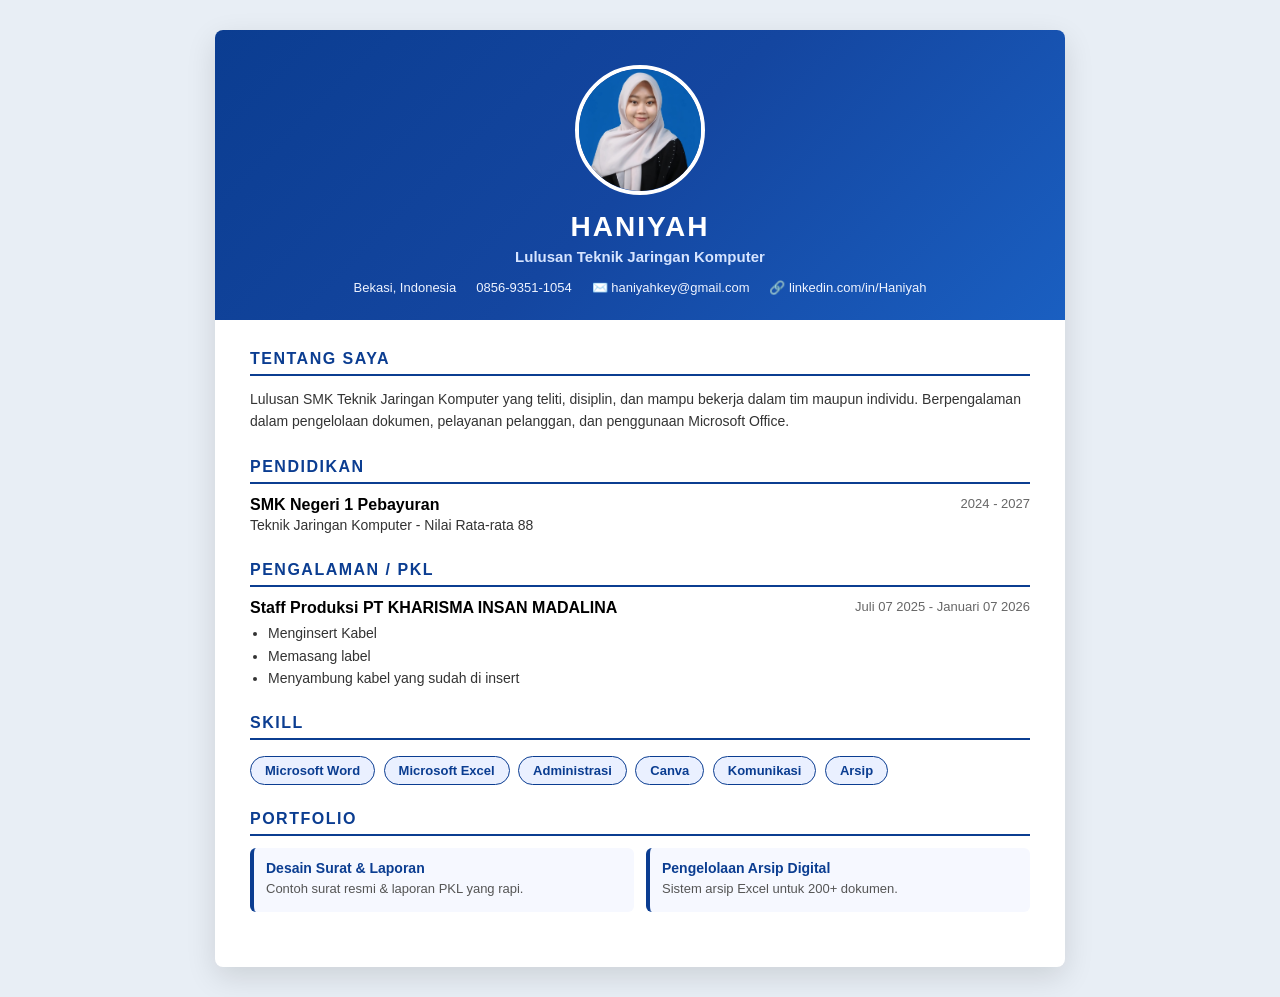
<file: index.html>
<!DOCTYPE html>
<html lang="id">
<head>
  <meta charset="UTF-8">
  <meta name="viewport" content="width=device-width, initial-scale=1.0">
  <title>CV - Nama Kamu</title>
  <link rel="stylesheet" href="style.css">
</head>
<body>

<div class="cv">
  <!-- KIRI / HEADER -->
  <div class="header">
    <img src="haniyah.jpg" alt="Foto">
    <h1>HANIYAH</h1>
    <p class="posisi">Lulusan Teknik Jaringan Komputer</p>
    
    <div class="kontak">
      <p> Bekasi, Indonesia</p>
      <p>0856-9351-1054</p>
      <p>✉️ haniyahkey@gmail.com</p>
      <p>🔗 linkedin.com/in/Haniyah</p>
    </div>
  </div>

  <!-- ISI -->
  <div class="isi">
    <section>
      <h2>TENTANG SAYA</h2>
      <p>Lulusan SMK Teknik Jaringan Komputer yang teliti, disiplin, dan mampu bekerja dalam tim maupun individu. Berpengalaman dalam pengelolaan dokumen, pelayanan pelanggan, dan penggunaan Microsoft Office.</p>
    </section>

    <section>
      <h2>PENDIDIKAN</h2>
      <div class="item">
        <b>SMK Negeri 1 Pebayuran</b> <span>2024 - 2027</span>
        <p>Teknik Jaringan Komputer - Nilai Rata-rata 88</p>
      </div>
    </section>

    <section>
      <h2>PENGALAMAN / PKL</h2>
      <div class="item">
        <b>Staff Produksi PT KHARISMA INSAN MADALINA</b> <span>Juli 07 2025 - Januari 07 2026</span>
        <ul>
          <li>Menginsert Kabel</li>
          <li>Memasang label</li>
          <li>Menyambung kabel yang sudah di insert</li>
        </ul>
      </div>
    </section>

    <section>
      <h2>SKILL</h2>
      <div class="skills">
        <span>Microsoft Word</span>
        <span>Microsoft Excel</span>
        <span>Administrasi</span>
        <span>Canva</span>
        <span>Komunikasi</span>
        <span>Arsip</span>
      </div>
    </section>

    <section>
      <h2>PORTFOLIO</h2>
      <div class="portfolio">
        <div class="card">
          <h3>Desain Surat & Laporan</h3>
          <p>Contoh surat resmi & laporan PKL yang rapi.</p>
        </div>
        <div class="card">
          <h3>Pengelolaan Arsip Digital</h3>
          <p>Sistem arsip Excel untuk 200+ dokumen.</p>
        </div>
      </div>
    </section>
  </div>
</div>

</body>
</html>
</file>
<file: style.css>
* {
  margin: 0;
  padding: 0;
  box-sizing: border-box;
  font-family: 'Segoe UI', Arial, sans-serif;
}

body {
  background: #e8eef5;
  padding: 30px 15px;
}

.cv {
  max-width: 850px;
  margin: auto;
  background: white;
  border-radius: 8px;
  overflow: hidden;
  box-shadow: 0 10px 30px rgba(0,0,0,0.12);
}

/* HEADER BIRU */
.header {
  background: #0B3D91;
  background: linear-gradient(135deg, #0B3D91 0%, #1446a0 50%, #1a5fc1 100%);
  color: white;
  text-align: center;
  padding: 35px 20px 25px;
}

.header img {
  width: 130px;
  height: 130px;
  object-fit: cover;
  border-radius: 50%;
  border: 4px solid white;
  background: white;
}

.header h1 {
  font-size: 28px;
  letter-spacing: 2px;
  margin-top: 12px;
}

.posisi {
  font-size: 15px;
  color: #d6e4ff;
  margin-top: 5px;
  font-weight: 600;
}

.kontak {
  margin-top: 15px;
  display: flex;
  flex-wrap: wrap;
  justify-content: center;
  gap: 8px 20px;
  font-size: 13px;
  color: #eef3ff;
}

/* ISI */
.isi {
  padding: 30px 35px;
}

section {
  margin-bottom: 25px;
}

section h2 {
  font-size: 16px;
  letter-spacing: 1.5px;
  color: #0B3D91;
  border-bottom: 2px solid #0B3D91;
  padding-bottom: 6px;
  margin-bottom: 12px;
}

section p, section li {
  font-size: 14px;
  line-height: 1.6;
  color: #333;
}

.item {
  margin-bottom: 12px;
}

.item span {
  float: right;
  color: #666;
  font-size: 13px;
}

.item ul {
  margin-left: 18px;
  margin-top: 5px;
}

.skills span {
  display: inline-block;
  background: #eaf0ff;
  border: 1px solid #0B3D91;
  color: #0B3D91;
  padding: 6px 14px;
  border-radius: 20px;
  margin: 4px 4px 0 0;
  font-size: 13px;
  font-weight: 600;
}

.portfolio {
  display: grid;
  grid-template-columns: 1fr 1fr;
  gap: 12px;
}

.card {
  background: #f6f8ff;
  border-left: 4px solid #0B3D91;
  padding: 12px;
  border-radius: 6px;
}

.card h3 {
  font-size: 14px;
  color: #0B3D91;
}

.card p {
  font-size: 13px;
  color: #555;
  margin-top: 3px;
}

@media (max-width: 600px) {
  .portfolio { grid-template-columns: 1fr; }
  .isi { padding: 20px; }
  .item span { float: none; display: block; }
}
</file>
